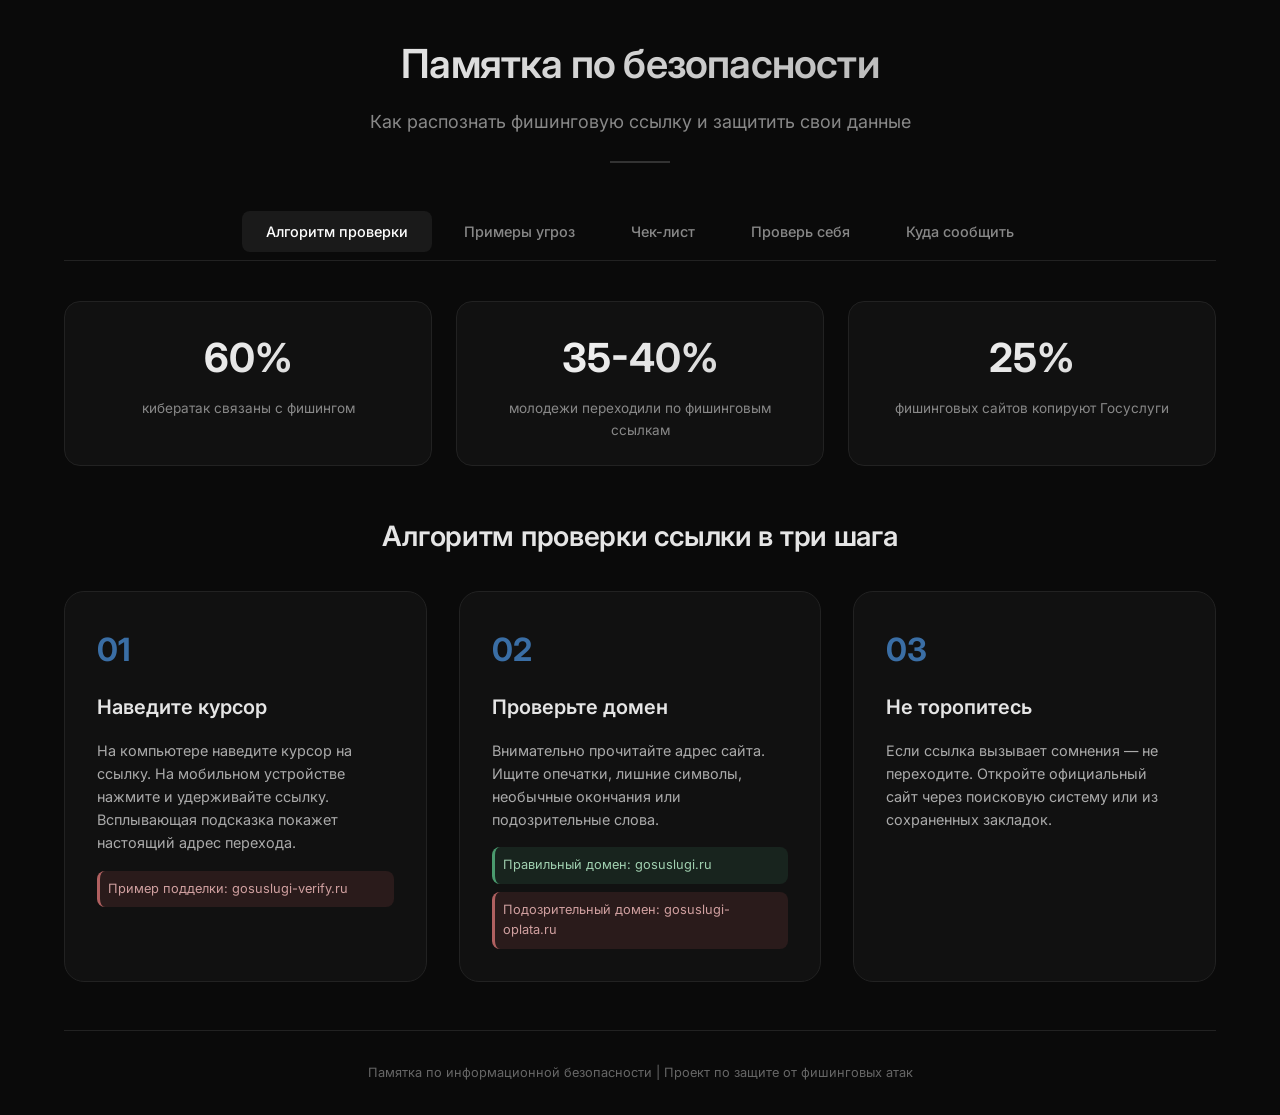
<file: index.html>
<!DOCTYPE html>
<html lang="ru">
<head>
    <meta charset="UTF-8">
    <link rel="icon" type="image/png" sizes="64x64" href="favicon.png">
    <meta name="viewport" content="width=device-width, initial-scale=1.0, user-scalable=yes">
    <title>Памятка по информационной безопасности | Фишинговые ссылки</title>
    <link rel="stylesheet" href="style.css">
    <link href="https://fonts.googleapis.com/css2?family=Inter:opsz,wght@14..32,300;14..32,400;14..32,500;14..32,600;14..32,700&display=swap" rel="stylesheet">
</head>
<body>
    <div class="container">
        <!-- Header -->
        <header>
            <h1>Памятка по безопасности</h1>
            <p class="subtitle">Как распознать фишинговую ссылку и защитить свои данные</p>
            <div class="divider"></div>
        </header>

        <!-- Tabs Navigation -->
        <div class="tabs">
            <button class="tab-btn active" data-tab="tab1">Алгоритм проверки</button>
            <button class="tab-btn" data-tab="tab2">Примеры угроз</button>
            <button class="tab-btn" data-tab="tab3">Чек-лист</button>
            <button class="tab-btn" data-tab="tab4">Проверь себя</button>
            <button class="tab-btn" data-tab="tab5">Куда сообщить</button>
        </div>

        <!-- Tab 1: Algorithm -->
        <div class="tab-content active" id="tab1">
            <div class="stat-grid">
                <div class="stat-card">
                    <div class="stat-number">60%</div>
                    <div class="stat-label">кибератак связаны с фишингом</div>
                </div>
                <div class="stat-card">
                    <div class="stat-number">35-40%</div>
                    <div class="stat-label">молодежи переходили по фишинговым ссылкам</div>
                </div>
                <div class="stat-card">
                    <div class="stat-number">25%</div>
                    <div class="stat-label">фишинговых сайтов копируют Госуслуги</div>
                </div>
            </div>

            <div class="section-title">
                <h2>Алгоритм проверки ссылки в три шага</h2>
            </div>

            <div class="steps">
                <div class="step">
                    <div class="step-number">01</div>
                    <h3>Наведите курсор</h3>
                    <p>На компьютере наведите курсор на ссылку. На мобильном устройстве нажмите и удерживайте ссылку. Всплывающая подсказка покажет настоящий адрес перехода.</p>
                    <div class="step-note note-bad">Пример подделки: gosuslugi-verify.ru</div>
                </div>
                <div class="step">
                    <div class="step-number">02</div>
                    <h3>Проверьте домен</h3>
                    <p>Внимательно прочитайте адрес сайта. Ищите опечатки, лишние символы, необычные окончания или подозрительные слова.</p>
                    <div class="step-note note-good">Правильный домен: gosuslugi.ru</div>
                    <div class="step-note note-bad">Подозрительный домен: gosuslugi-oplata.ru</div>
                </div>
                <div class="step">
                    <div class="step-number">03</div>
                    <h3>Не торопитесь</h3>
                    <p>Если ссылка вызывает сомнения — не переходите. Откройте официальный сайт через поисковую систему или из сохраненных закладок.</p>
                </div>
            </div>
        </div>

        <!-- Tab 2: Examples -->
        <div class="tab-content" id="tab2">
            <div class="section-title">
                <h2>Признаки фишинговых сообщений</h2>
                <p>Злоумышленники используют разные каналы, но их объединяют общие черты</p>
            </div>

            <div class="examples-grid">
                <div class="example-card">
                    <div class="example-header">
                        <span class="example-tag">Электронная почта</span>
                    </div>
                    <div class="fake-message">
                        «Ваша карта заблокирована. Для разблокировки перейдите по ссылке: http://sber-secure.ru»
                    </div>
                    <div class="analysis">
                        <span class="analysis-label">Признаки угрозы:</span>
                        <ul>
                            <li>Эффект срочности (угроза блокировки)</li>
                            <li>Подозрительный домен (не sberbank.ru)</li>
                            <li>Неофициальный стиль обращения</li>
                        </ul>
                    </div>
                </div>

                <div class="example-card">
                    <div class="example-header">
                        <span class="example-tag">SMS</span>
                    </div>
                    <div class="fake-message">
                        «Ваш аккаунт на Госуслугах будет удален. Подтвердите данные: https://gosuslugi-verify.ru»
                    </div>
                    <div class="analysis">
                        <span class="analysis-label">Признаки угрозы:</span>
                        <ul>
                            <li>Угроза потери доступа</li>
                            <li>Домен с лишним словом (verify)</li>
                            <li>Неожиданное сообщение</li>
                        </ul>
                    </div>
                </div>

                <div class="example-card">
                    <div class="example-header">
                        <span class="example-tag">Мессенджеры</span>
                    </div>
                    <div class="fake-message">
                        «Ваш заказ ожидает подтверждения. Перейдите по ссылке: https://wildberries-return.ru»
                    </div>
                    <div class="analysis">
                        <span class="analysis-label">Признаки угрозы:</span>
                        <ul>
                            <li>Неожиданное сообщение о заказе</li>
                            <li>Подозрительный домен (не wildberries.ru)</li>
                            <li>Ссылка-приманка</li>
                        </ul>
                    </div>
                </div>
            </div>

            <div class="warning-block">
                <h4>Важно знать</h4>
                <p>Фишинговые сайты могут использовать HTTPS-сертификаты (значок замка в адресной строке). Наличие защищенного соединения не гарантирует, что сайт является официальным.</p>
            </div>
        </div>

        <!-- Tab 3: Checklist -->
        <div class="tab-content" id="tab3">
            <div class="section-title">
                <h2>Чек-лист безопасности</h2>
                <p>Семь правил, которые помогут защитить ваши данные</p>
            </div>

            <div class="checklist-grid">
                <div class="checklist-item">
                    <div class="check-icon"></div>
                    <div class="check-text">Проверяйте домен сайта перед переходом по ссылке</div>
                </div>
                <div class="checklist-item">
                    <div class="check-icon"></div>
                    <div class="check-text">Не доверяйте сообщениям, требующим срочных действий</div>
                </div>
                <div class="checklist-item">
                    <div class="check-icon"></div>
                    <div class="check-text">Избегайте переходов по сокращенным ссылкам (bit.ly, clck.ru)</div>
                </div>
                <div class="checklist-item">
                    <div class="check-icon"></div>
                    <div class="check-text">Вводите личные данные только на официальных сайтах</div>
                </div>
                <div class="checklist-item">
                    <div class="check-icon"></div>
                    <div class="check-text">Включите двухфакторную аутентификацию на важных сервисах</div>
                </div>
                <div class="checklist-item">
                    <div class="check-icon"></div>
                    <div class="check-text">Проверяйте информацию через официальные каналы связи</div>
                </div>
                <div class="checklist-item">
                    <div class="check-icon"></div>
                    <div class="check-text">Сообщайте о подозрительных ссылках в киберполицию</div>
                </div>
            </div>
        </div>

        <!-- Tab 4: Quiz -->
        <div class="tab-content" id="tab4">
            <div class="section-title">
                <h2>Проверьте свои знания</h2>
                <p>Ответьте на вопросы, чтобы закрепить материал</p>
            </div>

            <div class="quiz-container" id="quizContainer">
                <div class="quiz-question" id="quizQuestion"></div>
                <div class="quiz-options" id="quizOptions"></div>
                <div class="quiz-feedback" id="quizFeedback"></div>
                <button class="quiz-next" id="quizNextBtn" style="display: none;">Следующий вопрос</button>
            </div>
            <div class="quiz-result" id="quizResult"></div>
        </div>

        <!-- Tab 5: Contacts -->
        <div class="tab-content" id="tab5">
            <div class="section-title">
                <h2>Куда сообщить о фишинговой ссылке</h2>
                <p>Если вы обнаружили подозрительную ссылку или стали жертвой мошенников</p>
            </div>

            <div class="contacts-grid">
                <a href="https://мвд.рф/киберполиция" target="_blank" class="contact-card">
                    <div class="contact-title">Киберполиция России</div>
                    <div class="contact-desc">Официальный портал МВД для сообщений о киберпреступлениях</div>
                </a>
                <a href="https://www.virustotal.com" target="_blank" class="contact-card">
                    <div class="contact-title">VirusTotal</div>
                    <div class="contact-desc">Сервис для проверки подозрительных ссылок и файлов</div>
                </a>
                <a href="https://opentip.kaspersky.com" target="_blank" class="contact-card">
                    <div class="contact-title">Kaspersky Threat Intelligence</div>
                    <div class="contact-desc">Проверка доменов и URL через базу "Лаборатории Касперского"</div>
                </a>
            </div>

            <div class="emergency-block">
                <h4>Что делать, если вы уже перешли по ссылке и ввели данные</h4>
                <ul>
                    <li>Немедленно смените пароль от скомпрометированного аккаунта</li>
                    <li>Заблокируйте банковскую карту через приложение банка или по номеру 112</li>
                    <li>Сообщите в службу поддержки сервиса, данные которого были введены</li>
                    <li>Обратитесь в киберполицию с заявлением</li>
                </ul>
            </div>

            <div class="qr-block">
                <p>QR-код для быстрого доступа к памятке</p>
                <div class="qr-placeholder">
    <img src="qrcode.png" alt="QR-код для перехода на памятку" width="120" height="120">
</div>
            </div>
        </div>

        <footer>
            <p>Памятка по информационной безопасности | Проект по защите от фишинговых атак</p>
        </footer>
    </div>

    <script src="script.js"></script>
</body>
</html>
</file>
<file: style.css>
* {
    margin: 0;
    padding: 0;
    box-sizing: border-box;
}

body {
    font-family: 'Inter', -apple-system, BlinkMacSystemFont, 'Segoe UI', sans-serif;
    background-color: #0a0a0a;
    color: #e5e5e5;
    line-height: 1.6;
}

.container {
    max-width: 1200px;
    margin: 0 auto;
    padding: 2rem 1.5rem;
}

/* Header */
header {
    text-align: center;
    margin-bottom: 3rem;
}

header h1 {
    font-size: 2.5rem;
    font-weight: 600;
    letter-spacing: -0.02em;
    background: linear-gradient(135deg, #ffffff 0%, #a0a0a0 100%);
    -webkit-background-clip: text;
    background-clip: text;
    color: transparent;
    margin-bottom: 0.75rem;
}

.subtitle {
    font-size: 1.125rem;
    color: #888888;
    font-weight: 400;
}

.divider {
    width: 60px;
    height: 2px;
    background: #333333;
    margin: 1.5rem auto 0;
}

/* Tabs Navigation */
.tabs {
    display: flex;
    flex-wrap: wrap;
    justify-content: center;
    gap: 0.5rem;
    margin-bottom: 2.5rem;
    border-bottom: 1px solid #222222;
    padding-bottom: 0.5rem;
}

.tab-btn {
    background: transparent;
    border: none;
    padding: 0.75rem 1.5rem;
    font-size: 0.9rem;
    font-weight: 500;
    font-family: 'Inter', sans-serif;
    color: #888888;
    cursor: pointer;
    transition: all 0.3s ease;
    border-radius: 8px;
}

.tab-btn:hover {
    color: #ffffff;
    background: #1a1a1a;
}

.tab-btn.active {
    color: #ffffff;
    background: #1a1a1a;
}

/* Tab Content */
.tab-content {
    display: none;
    opacity: 0;
    transform: translateY(10px);
    transition: opacity 0.4s ease, transform 0.4s ease;
}

.tab-content.active {
    display: block;
    animation: fadeIn 0.4s ease forwards;
}

@keyframes fadeIn {
    from {
        opacity: 0;
        transform: translateY(10px);
    }
    to {
        opacity: 1;
        transform: translateY(0);
    }
}

/* Section Title */
.section-title {
    text-align: center;
    margin-bottom: 2rem;
}

.section-title h2 {
    font-size: 1.75rem;
    font-weight: 600;
    letter-spacing: -0.01em;
    margin-bottom: 0.5rem;
}

.section-title p {
    color: #888888;
    font-size: 0.95rem;
}

/* Stat Grid */
.stat-grid {
    display: flex;
    flex-wrap: wrap;
    justify-content: center;
    gap: 1.5rem;
    margin-bottom: 3rem;
}

.stat-card {
    background: #111111;
    border: 1px solid #222222;
    border-radius: 16px;
    padding: 1.5rem;
    text-align: center;
    min-width: 180px;
    flex: 1;
    transition: transform 0.3s ease, border-color 0.3s ease;
}

.stat-card:hover {
    transform: translateY(-4px);
    border-color: #3a3a3a;
}

.stat-number {
    font-size: 2.5rem;
    font-weight: 700;
    background: linear-gradient(135deg, #ffffff 0%, #cccccc 100%);
    -webkit-background-clip: text;
    background-clip: text;
    color: transparent;
    margin-bottom: 0.5rem;
}

.stat-label {
    font-size: 0.85rem;
    color: #888888;
}

/* Steps */
.steps {
    display: flex;
    flex-wrap: wrap;
    gap: 2rem;
    justify-content: center;
}

.step {
    background: #111111;
    border: 1px solid #222222;
    border-radius: 20px;
    padding: 2rem;
    flex: 1;
    min-width: 250px;
    transition: transform 0.3s ease;
}

.step:hover {
    transform: translateY(-4px);
    border-color: #3a3a3a;
}

.step-number {
    font-size: 2rem;
    font-weight: 700;
    color: #3a6ea5;
    margin-bottom: 1rem;
}

.step h3 {
    font-size: 1.25rem;
    font-weight: 600;
    margin-bottom: 1rem;
}

.step p {
    color: #aaaaaa;
    font-size: 0.9rem;
    margin-bottom: 1rem;
}

.step-note {
    font-size: 0.8rem;
    padding: 0.5rem;
    border-radius: 8px;
    margin-top: 0.5rem;
}

.note-good {
    background: rgba(40, 80, 60, 0.3);
    border-left: 3px solid #4a9a6e;
    color: #a0d0b0;
}

.note-bad {
    background: rgba(100, 50, 50, 0.3);
    border-left: 3px solid #b06060;
    color: #d0a0a0;
}

/* Examples Grid */
.examples-grid {
    display: flex;
    flex-wrap: wrap;
    gap: 1.5rem;
    justify-content: center;
    margin-bottom: 2rem;
}

.example-card {
    background: #111111;
    border: 1px solid #222222;
    border-radius: 16px;
    padding: 1.5rem;
    flex: 1;
    min-width: 280px;
    transition: transform 0.3s ease;
}

.example-card:hover {
    transform: translateY(-4px);
}

.example-header {
    margin-bottom: 1rem;
}

.example-tag {
    font-size: 0.7rem;
    text-transform: uppercase;
    letter-spacing: 1px;
    color: #3a6ea5;
    background: rgba(58, 110, 165, 0.15);
    padding: 0.25rem 0.75rem;
    border-radius: 20px;
}

.fake-message {
    background: #0a0a0a;
    border: 1px solid #2a2a2a;
    padding: 1rem;
    border-radius: 12px;
    font-family: monospace;
    font-size: 0.85rem;
    margin-bottom: 1rem;
    color: #cccccc;
}

.analysis {
    font-size: 0.85rem;
}

.analysis-label {
    font-weight: 600;
    color: #b06060;
    display: block;
    margin-bottom: 0.5rem;
}

.analysis ul {
    margin-left: 1.25rem;
    color: #aaaaaa;
}

.analysis li {
    margin: 0.25rem 0;
}

/* Warning Block */
.warning-block {
    background: rgba(100, 50, 50, 0.2);
    border-left: 3px solid #b06060;
    padding: 1.25rem;
    border-radius: 12px;
    margin-top: 1rem;
}

.warning-block h4 {
    margin-bottom: 0.5rem;
    color: #d0a0a0;
}

.warning-block p {
    font-size: 0.9rem;
    color: #aaaaaa;
}

/* Checklist Grid */
.checklist-grid {
    display: flex;
    flex-direction: column;
    gap: 0.75rem;
    max-width: 600px;
    margin: 0 auto;
}

.checklist-item {
    display: flex;
    align-items: center;
    gap: 1rem;
    padding: 1rem;
    background: #111111;
    border: 1px solid #222222;
    border-radius: 12px;
    transition: all 0.3s ease;
}

.checklist-item:hover {
    border-color: #3a3a3a;
    transform: translateX(4px);
}

.check-icon {
    width: 20px;
    height: 20px;
    border-radius: 20px;
    background: #3a6ea5;
    flex-shrink: 0;
    transition: transform 0.2s ease;
}

.checklist-item:hover .check-icon {
    transform: scale(1.1);
}

.check-text {
    font-size: 0.95rem;
}

/* Quiz */
.quiz-container {
    background: #111111;
    border: 1px solid #222222;
    border-radius: 20px;
    padding: 2rem;
    max-width: 700px;
    margin: 0 auto;
}

.quiz-question {
    font-size: 1.25rem;
    font-weight: 500;
    margin-bottom: 1.5rem;
    line-height: 1.4;
}

.quiz-options {
    display: flex;
    flex-direction: column;
    gap: 0.75rem;
    margin-bottom: 1.5rem;
}

.quiz-option {
    background: #0a0a0a;
    border: 1px solid #2a2a2a;
    border-radius: 12px;
    padding: 1rem;
    font-size: 0.95rem;
    cursor: pointer;
    transition: all 0.2s ease;
    text-align: left;
    font-family: 'Inter', sans-serif;
    color: #e5e5e5;
}

.quiz-option:hover {
    background: #1a1a1a;
    border-color: #3a6ea5;
}

.quiz-option.disabled {
    pointer-events: none;
}

.quiz-option.correct {
    background: rgba(40, 80, 60, 0.3);
    border-color: #4a9a6e;
}

.quiz-option.wrong {
    background: rgba(100, 50, 50, 0.3);
    border-color: #b06060;
}

.quiz-feedback {
    font-size: 0.9rem;
    color: #aaaaaa;
    margin-bottom: 1rem;
    padding: 0.75rem;
    background: #0a0a0a;
    border-radius: 8px;
}

.quiz-next {
    background: #1a1a1a;
    border: 1px solid #3a3a3a;
    color: #e5e5e5;
    padding: 0.75rem 2rem;
    font-size: 0.9rem;
    font-weight: 500;
    border-radius: 40px;
    cursor: pointer;
    transition: all 0.2s ease;
    font-family: 'Inter', sans-serif;
}

.quiz-next:hover {
    background: #2a2a2a;
    border-color: #3a6ea5;
}

.quiz-result {
    text-align: center;
    margin-top: 1.5rem;
    padding: 1.5rem;
    background: #111111;
    border: 1px solid #222222;
    border-radius: 16px;
}

/* Contacts Grid */
.contacts-grid {
    display: flex;
    flex-wrap: wrap;
    gap: 1.5rem;
    justify-content: center;
    margin-bottom: 2rem;
}

.contact-card {
    background: #111111;
    border: 1px solid #222222;
    border-radius: 16px;
    padding: 1.5rem;
    text-decoration: none;
    flex: 1;
    min-width: 240px;
    transition: all 0.3s ease;
}

.contact-card:hover {
    transform: translateY(-4px);
    border-color: #3a6ea5;
}

.contact-title {
    font-weight: 600;
    color: #e5e5e5;
    margin-bottom: 0.5rem;
}

.contact-desc {
    font-size: 0.85rem;
    color: #888888;
}

/* Emergency Block */
.emergency-block {
    background: rgba(100, 50, 50, 0.15);
    border: 1px solid rgba(176, 96, 96, 0.3);
    border-radius: 16px;
    padding: 1.5rem;
    margin: 2rem 0;
}

.emergency-block h4 {
    margin-bottom: 1rem;
    color: #d0a0a0;
}

.emergency-block ul {
    margin-left: 1.25rem;
    color: #aaaaaa;
}

.emergency-block li {
    margin: 0.5rem 0;
}

/* QR Block */
.qr-block {
    text-align: center;
    margin-top: 2rem;
    padding: 2rem;
    background: #111111;
    border: 1px solid #222222;
    border-radius: 16px;
}

.qr-block p {
    margin-bottom: 1rem;
    color: #888888;
    font-size: 0.9rem;
}

.qr-placeholder {
    display: inline-block;
    background: #ffffff;
    padding: 0.5rem;
    border-radius: 12px;
}

/* Footer */
footer {
    margin-top: 3rem;
    padding-top: 2rem;
    border-top: 1px solid #222222;
    text-align: center;
    font-size: 0.8rem;
    color: #666666;
}

/* Responsive */
@media (max-width: 768px) {
    .container {
        padding: 1rem;
    }

    header h1 {
        font-size: 1.75rem;
    }

    .subtitle {
        font-size: 0.95rem;
    }

    .tabs {
        gap: 0.25rem;
    }

    .tab-btn {
        padding: 0.5rem 1rem;
        font-size: 0.8rem;
    }

    .section-title h2 {
        font-size: 1.4rem;
    }

    .step {
        padding: 1.25rem;
    }

    .quiz-container {
        padding: 1.25rem;
    }

    .quiz-question {
        font-size: 1rem;
    }
}
</file>
